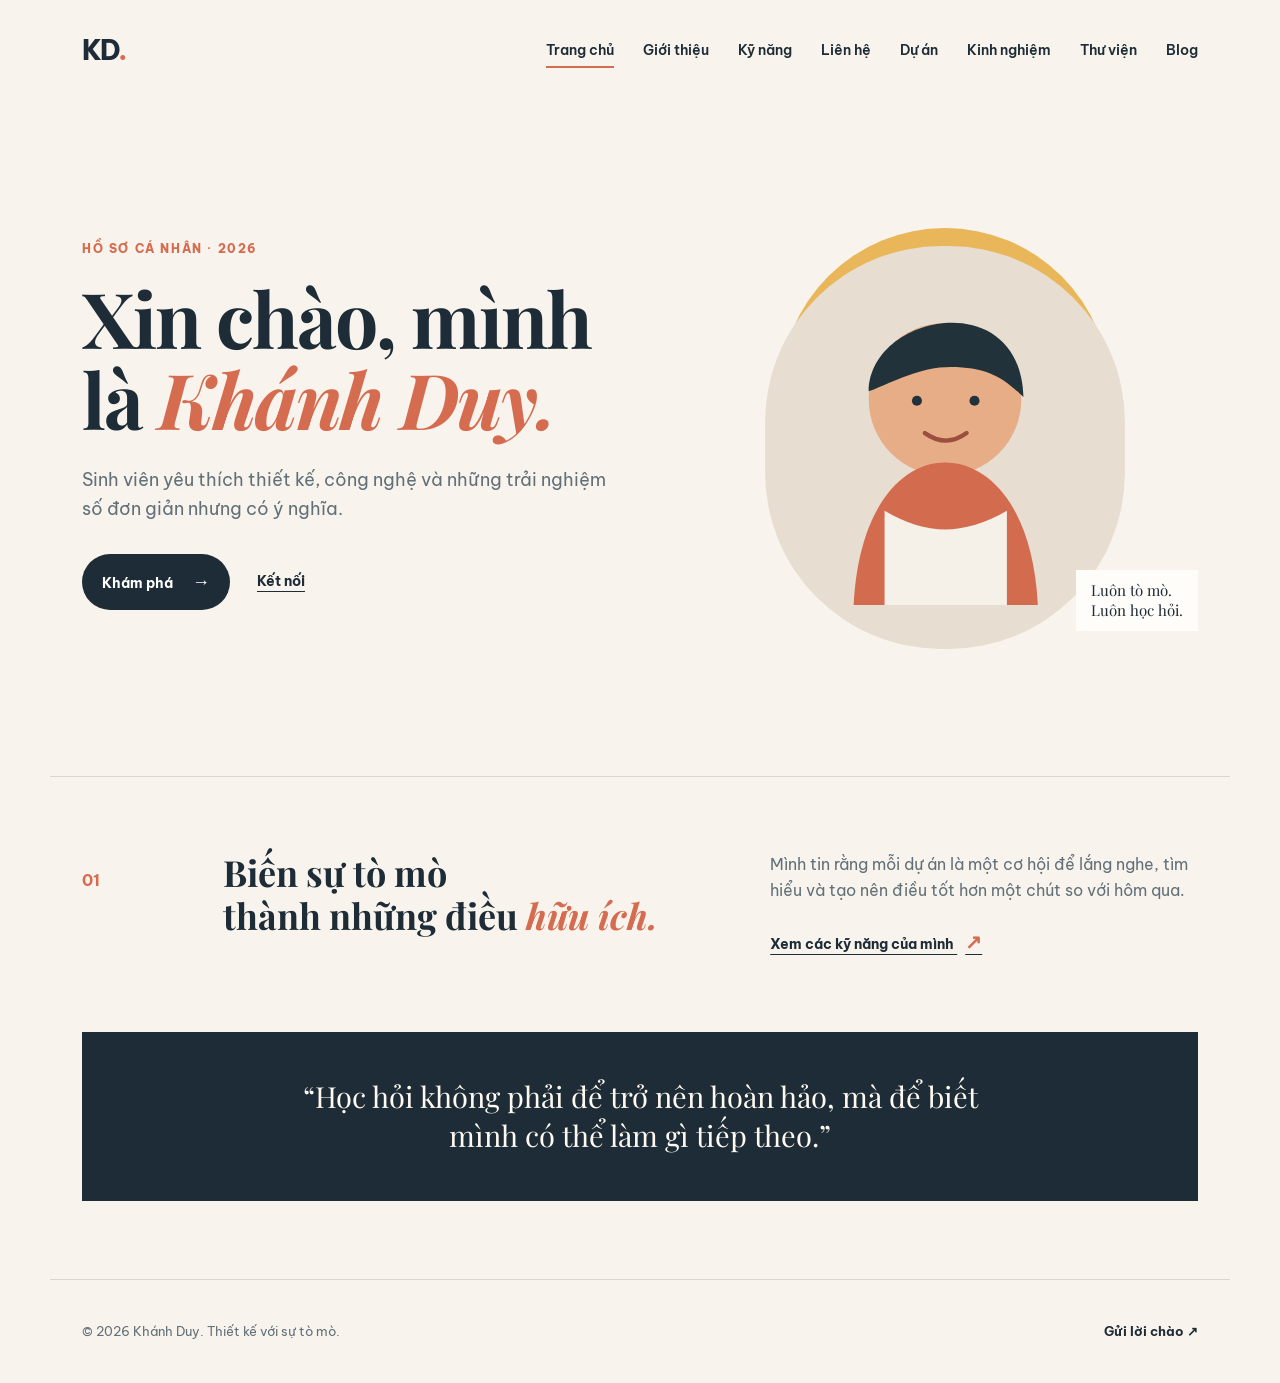
<file: index.html>
<!DOCTYPE html>
<html lang="vi">
  <head>
    <meta charset="UTF-8" />
    <meta name="viewport" content="width=device-width, initial-scale=1.0" />
    <meta name="description" content="Trang hồ sơ cá nhân của Trần Khánh Duy." />
    <title>Khánh Duy | Trang chủ</title>
    <link rel="preconnect" href="https://fonts.googleapis.com" />
    <link rel="preconnect" href="https://fonts.gstatic.com" crossorigin />
    <link href="https://fonts.googleapis.com/css2?family=Be+Vietnam+Pro:wght@400;500;600;700;800&family=Playfair+Display:wght@700&display=swap" rel="stylesheet" />
    <link rel="stylesheet" href="css/style.css" />
  </head>
  <body>
    <header class="site-header">
      <a class="brand" href="index.html" aria-label="Trang chủ Khánh Duy">KD<span>.</span></a>
      <nav class="main-nav" aria-label="Điều hướng chính">
          <a class="active" href="index.html">Trang chủ</a>
          <a href="gioi-thieu.html">Giới thiệu</a>
          <a href="ky-nang.html">Kỹ năng</a>
          <a href="lien-he.html">Liên hệ</a>
          <a href="du-an.html">Dự án</a>
          <a href="kinh-nghiem.html">Kinh nghiệm</a>
          <a href="thu-vien.html">Thư viện</a>
          <a href="blog.html">Blog</a>
      </nav>
    </header>

    <main>
      <section class="hero">
        <div class="hero-copy">
          <p class="eyebrow">HỒ SƠ CÁ NHÂN · 2026</p>
          <h1>Xin chào, mình là <em>Khánh Duy.</em></h1>
          <p class="lead">Sinh viên yêu thích thiết kế, công nghệ và những trải nghiệm số đơn giản nhưng có ý nghĩa.</p>
          <div class="hero-actions">
            <a class="button" href="gioi-thieu.html">Khám phá  <span>→</span></a>
            <a class="text-link" href="lien-he.html">Kết nối </a>
          </div>
        </div>
        <div class="portrait-wrap">
          <div class="sun"></div>
          <img class="portrait" src="images/profile-illustration.svg" alt="Minh họa chân dung của Khánh Duy" />
          <p class="portrait-note">Luôn tò mò.<br />Luôn học hỏi.</p>
        </div>
      </section>

      <section class="intro-grid">
        <p class="section-number">01</p>
        <h2>Biến sự tò mò<br />thành những điều <em>hữu ích.</em></h2>
        <div>
          <p>Mình tin rằng mỗi dự án là một cơ hội để lắng nghe, tìm hiểu và tạo nên điều tốt hơn một chút so với hôm qua.</p>
          <a class="arrow-link" href="ky-nang.html">Xem các kỹ năng của mình <span>↗</span></a>
        </div>
      </section>

      <section class="quote-card">
        <p>“Học hỏi không phải để trở nên hoàn hảo, mà để biết mình có thể làm gì tiếp theo.”</p>
      </section>
    </main>

    <footer class="site-footer">
      <p>© 2026 Khánh Duy. Thiết kế với sự tò mò.</p>
      <a href="lien-he.html">Gửi lời chào ↗</a>
    </footer>
  </body>
</html>
</file>
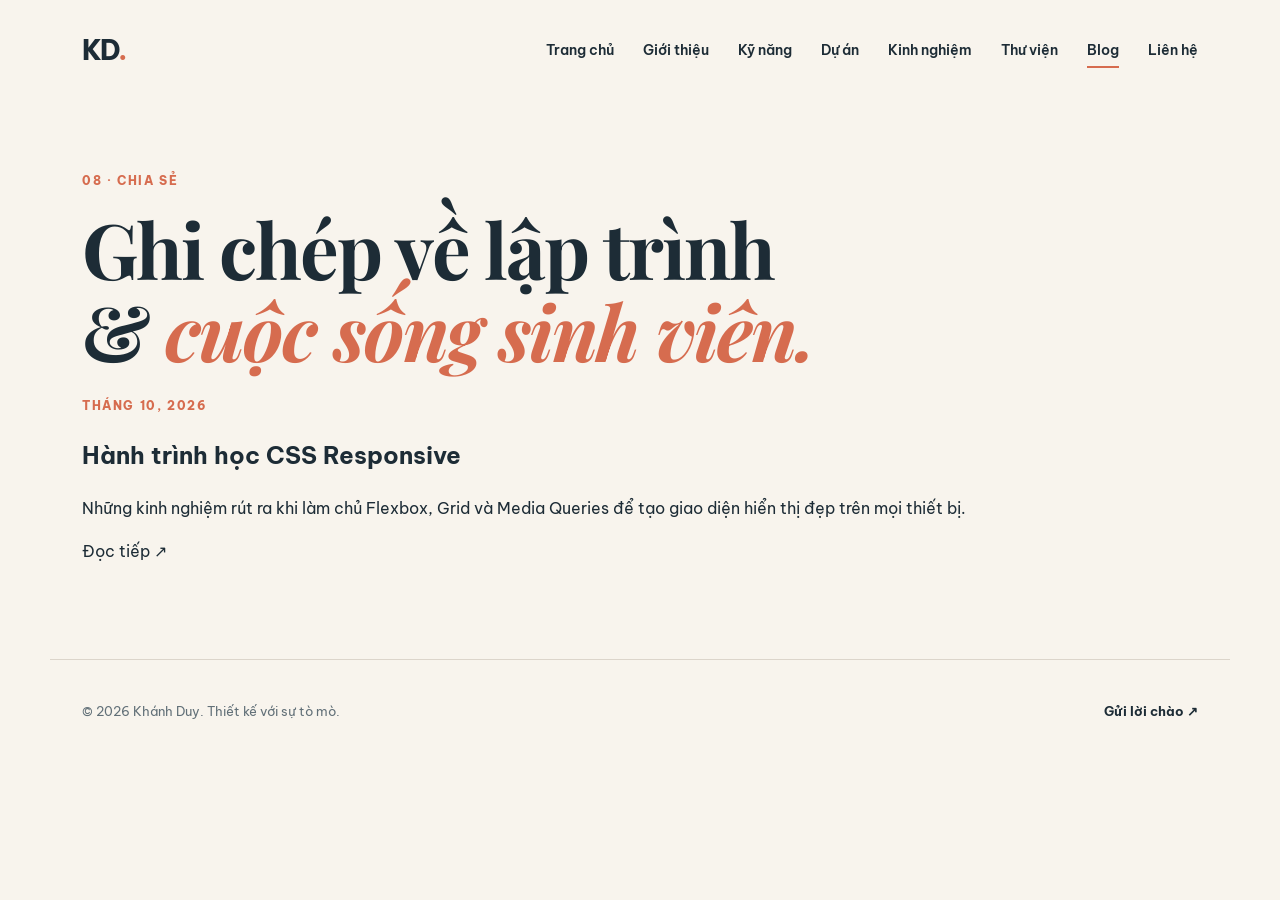
<file: blog.html>
﻿<!DOCTYPE html>
<html lang="vi">
<head>
    <meta charset="UTF-8" />
    <meta name="viewport" content="width=device-width, initial-scale=1.0" />
    <title>Khánh Duy | Blog</title>
    <link rel="preconnect" href="https://fonts.googleapis.com" />
    <link rel="preconnect" href="https://fonts.gstatic.com" crossorigin />
    <link href="https://fonts.googleapis.com/css2?family=Be+Vietnam+Pro:wght@400;500;600;700;800&family=Playfair+Display:wght@700&display=swap" rel="stylesheet" />
    <link rel="stylesheet" href="css/style.css" />
</head>
<body>
    <header class="site-header">
        <a class="brand" href="index.html">KD<span>.</span></a>
        <nav class="main-nav" aria-label="Điều hướng chính">
            <a href="index.html">Trang chủ</a>
            <a href="gioi-thieu.html">Giới thiệu</a>
            <a href="ky-nang.html">Kỹ năng</a>
            <a href="du-an.html">Dự án</a>
            <a href="kinh-nghiem.html">Kinh nghiệm</a>
            <a href="thu-vien.html">Thư viện</a>
            <a class="active" href="blog.html">Blog</a>
            <a href="lien-he.html">Liên hệ</a>
        </nav>
    </header>

    <main class=" page">
        <p class="eyebrow">08 · CHIA SẺ</p>
        <h1 class="page-title">Ghi chép về lập trình<br />& <em>cuộc sống sinh viên.</em></h1>

        <section class="grid-layout">
            <article class="card">
                <div class="card-body">
                    <p class="eyebrow">THÁNG 10, 2026</p>
                    <h2 class="card-title">Hành trình học CSS Responsive</h2>
                    <p class="card-text">Những kinh nghiệm rút ra khi làm chủ Flexbox, Grid và Media Queries để tạo giao diện hiển thị đẹp trên mọi thiết bị.</p>
                    <a class="tags" href="#">Đọc tiếp ↗</a>
                </div>
            </article>
        </section>
    </main>

    <footer class="site-footer">
        <p>© 2026 Khánh Duy. Thiết kế với sự tò mò.</p>
        <a href="lien-he.html">Gửi lời chào ↗</a>
    </footer>
</body>
</html>
</file>
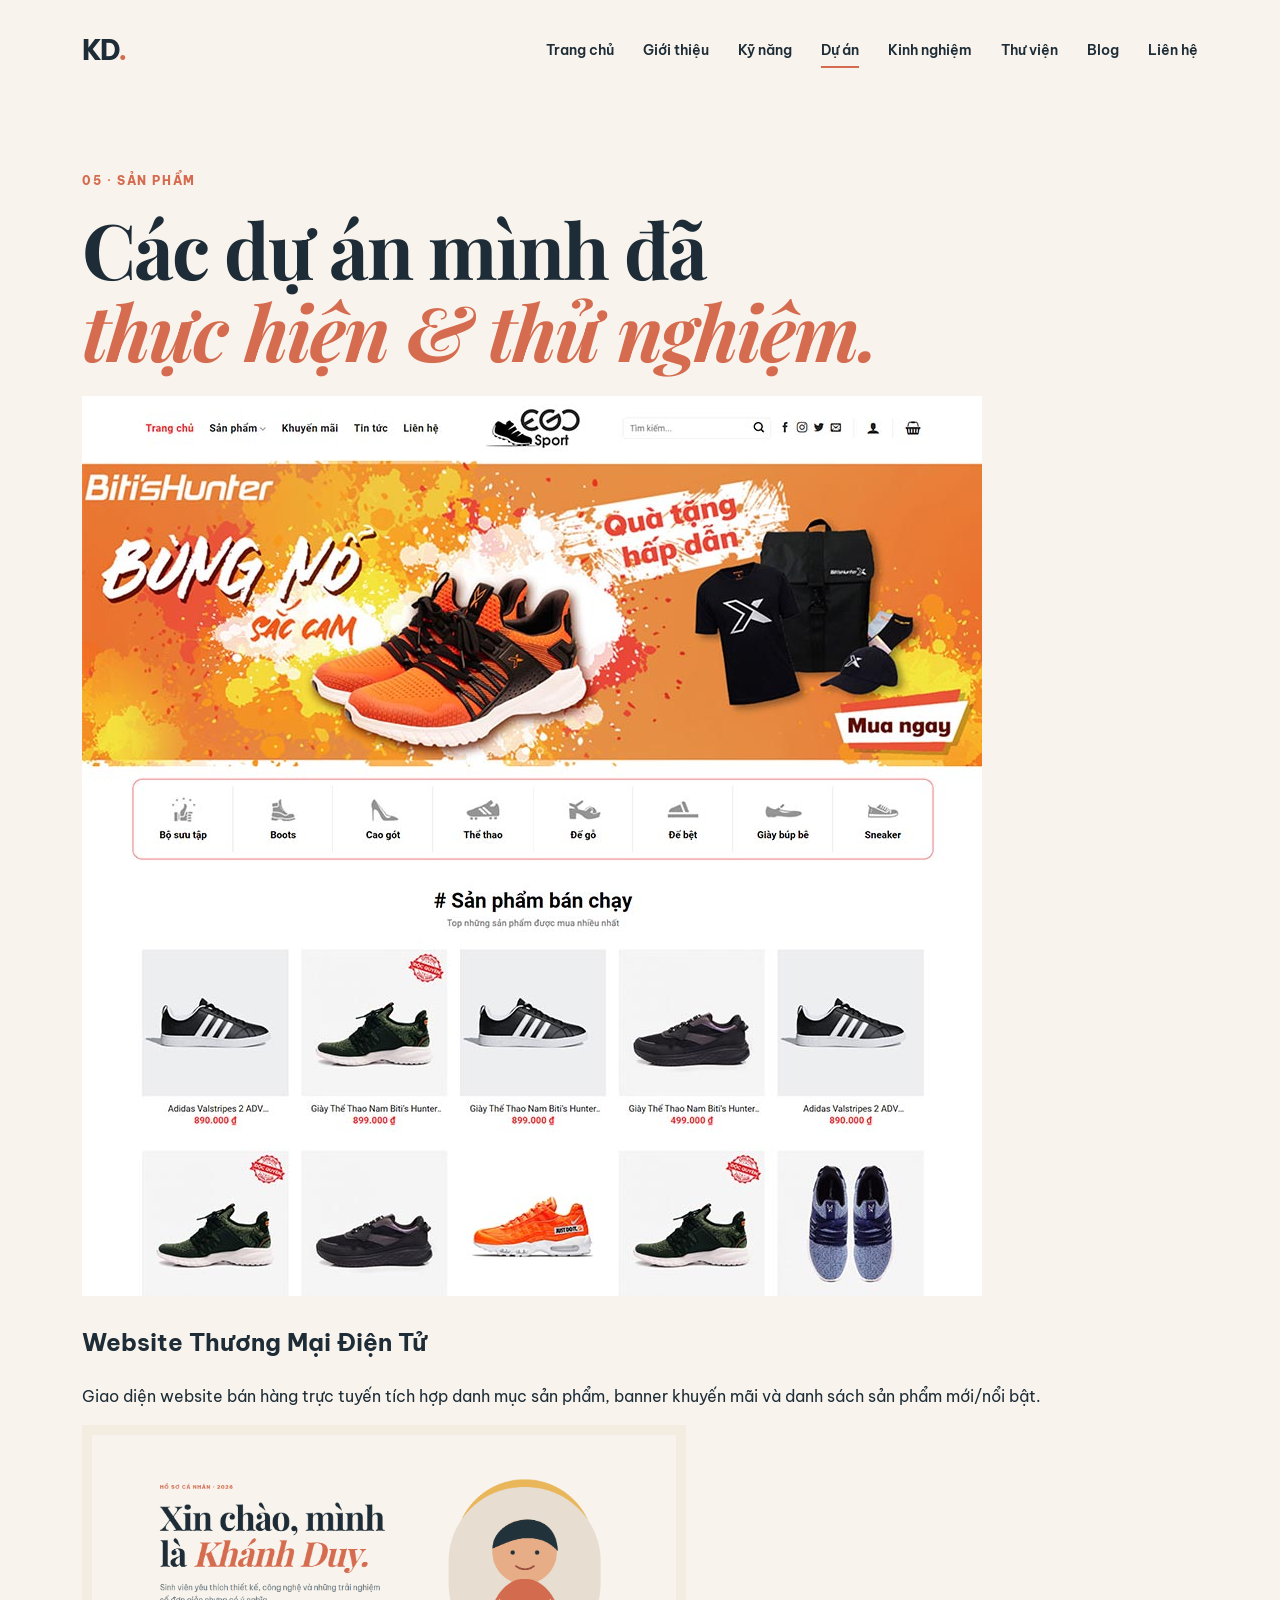
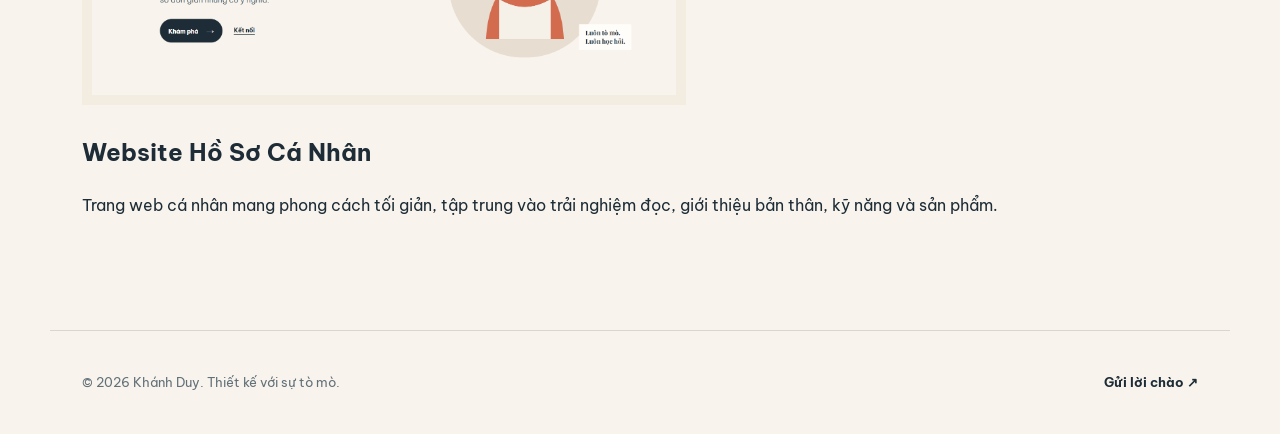
<file: du-an.html>
﻿<!DOCTYPE html>
<html lang="vi">
<head>
    <meta charset="UTF-8" />
    <meta name="viewport" content="width=device-width, initial-scale=1.0" />
    <title>Khánh Duy | Dự án</title>
    <link rel="preconnect" href="https://fonts.googleapis.com" />
    <link rel="preconnect" href="https://fonts.gstatic.com" crossorigin />
    <link href="https://fonts.googleapis.com/css2?family=Be+Vietnam+Pro:wght@400;500;600;700;800&family=Playfair+Display:wght@700&display=swap" rel="stylesheet" />
    <link rel="stylesheet" href="css/style.css" />
</head>
<body>
    <header class="site-header">
        <a class="brand" href="index.html">KD<span>.</span></a>
        <nav class="main-nav" aria-label="Điều hướng chính">
            <a href="index.html">Trang chủ</a>
            <a href="gioi-thieu.html">Giới thiệu</a>
            <a href="ky-nang.html">Kỹ năng</a>
            <a class="active" href="du-an.html">Dự án</a>
            <a href="kinh-nghiem.html">Kinh nghiệm</a>
            <a href="thu-vien.html">Thư viện</a>
            <a href="blog.html">Blog</a>
            <a href="lien-he.html">Liên hệ</a>
        </nav>
    </header>

    <main class=" page">
        <p class="eyebrow">05 · SẢN PHẨM</p>
        <h1 class="page-title">Các dự án mình đã<br /><em>thực hiện & thử nghiệm.</em></h1>

        <section class="grid-layout">
            <!-- Dự án 1: Website Bán Hàng  -->
            <article class="card">
                <img class="card-img" src="images/anhwebthethao.jpeg" alt="Giao diện Website Thương mại điện tử " />
                <div class="card-body">
                    <h2 class="card-title">Website Thương Mại Điện Tử</h2>
                    <p class="card-text">Giao diện website bán hàng trực tuyến tích hợp danh mục sản phẩm, banner khuyến mãi và danh sách sản phẩm mới/nổi bật.</p>
                </div>
            </article>

            <!-- Dự án 2: Website Hồ Sơ Cá Nhân -->
            <article class="card">
                <img class="card-img card-img-fit" src="images/anhhosocanhan.png" alt="Giao diện Website Hồ sơ cá nhân Khánh Duy" />
                <div class="card-body">
                    <h2 class="card-title">Website Hồ Sơ Cá Nhân</h2>
                    <p class="card-text">Trang web cá nhân mang phong cách tối giản, tập trung vào trải nghiệm đọc, giới thiệu bản thân, kỹ năng và sản phẩm.</p>
                </div>
            </article>
        </section>
    </main>
    <footer class="site-footer">
        <p>© 2026 Khánh Duy. Thiết kế với sự tò mò.</p>
        <a href="lien-he.html">Gửi lời chào ↗</a>
    </footer>
</body>
</html>
</file>
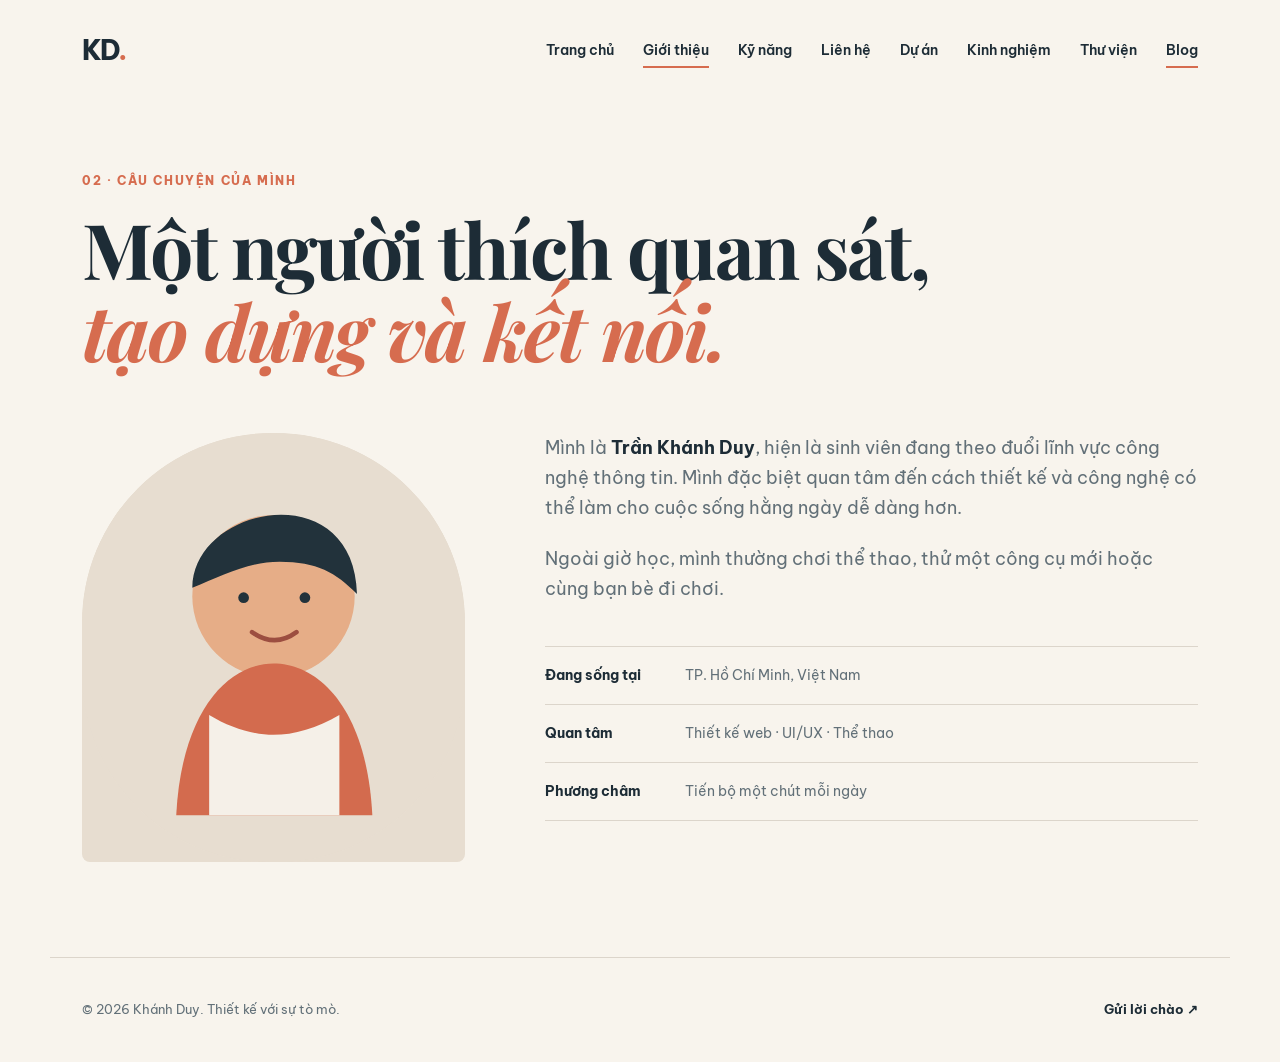
<file: gioi-thieu.html>
<!DOCTYPE html>
<html lang="vi">
  <head>
    <meta charset="UTF-8" /><meta name="viewport" content="width=device-width, initial-scale=1.0" />
    <title>Khánh Duy | Giới thiệu</title>
    <link rel="preconnect" href="https://fonts.googleapis.com" /><link rel="preconnect" href="https://fonts.gstatic.com" crossorigin />
    <link href="https://fonts.googleapis.com/css2?family=Be+Vietnam+Pro:wght@400;500;600;700;800&family=Playfair+Display:wght@700&display=swap" rel="stylesheet" />
    <link rel="stylesheet" href="css/style.css" />
  </head>
  <body>
    <header class="site-header"><a class="brand" href="index.html">KD<span>.</span>
         </a><nav class="main-nav" aria-label="Điều hướng chính">
    <a href="index.html">Trang chủ</a>
    <a class="active" href="gioi-thieu.html">Giới thiệu</a>
    <a href="ky-nang.html">Kỹ năng</a>
    <a href="lien-he.html">Liên hệ</a>
    <a href="du-an.html">Dự án</a>
    <a href="kinh-nghiem.html">Kinh nghiệm</a>
    <a href="thu-vien.html">Thư viện</a>
    <a class="active" href="blog.html">Blog</a>
</nav>
      </header>
    <main class="page">
      <p class="eyebrow">02 · CÂU CHUYỆN CỦA MÌNH</p>
      <h1 class="page-title">Một người thích quan sát,<br /><em>tạo dựng và kết nối.</em></h1>
      <section class="about-layout">
        <img class="about-image" src="images/profile-illustration.svg" alt="Minh họa cá nhân" />
        <div class="about-copy"><p>Mình là <strong>Trần Khánh Duy</strong>, hiện là sinh viên đang theo đuổi lĩnh vực công nghệ thông tin. Mình đặc biệt quan tâm đến cách thiết kế và công nghệ có thể làm cho cuộc sống hằng ngày dễ dàng hơn.</p><p>Ngoài giờ học, mình thường chơi thể thao, thử một công cụ mới hoặc cùng bạn bè đi chơi.</p><dl class="facts"><div><dt>Đang sống tại</dt><dd>TP. Hồ Chí Minh, Việt Nam</dd></div><div><dt>Quan tâm</dt><dd>Thiết kế web · UI/UX · Thể thao</div><div><dt>Phương châm</dt><dd>Tiến bộ một chút mỗi ngày </dd></div></dl></div>
      </section>
    </main>
    <footer class="site-footer"><p>© 2026 Khánh Duy. Thiết kế với sự tò mò.</p><a href="lien-he.html">Gửi lời chào ↗</a></footer>
  </body>
</html>
</file>
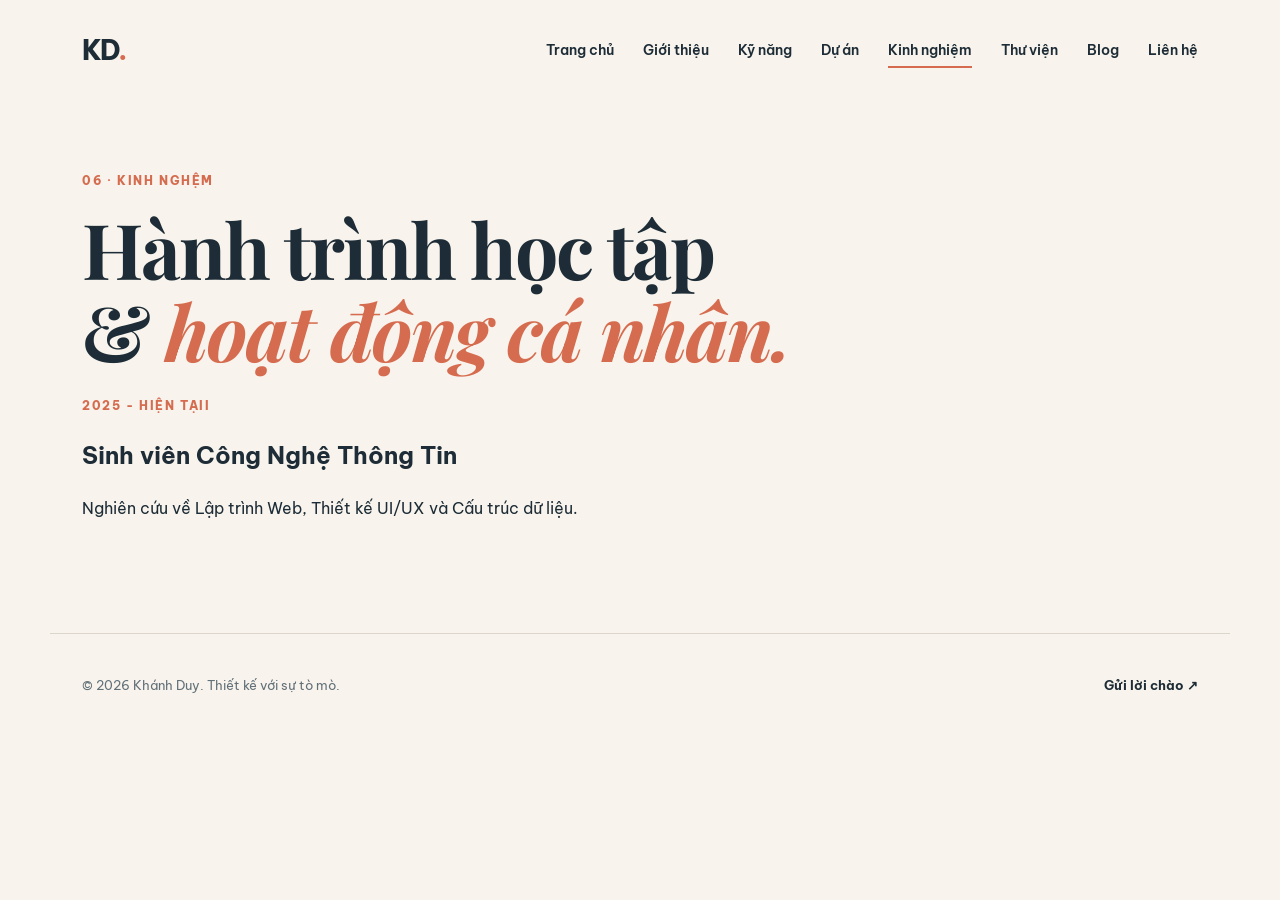
<file: kinh-nghiem.html>
﻿<!DOCTYPE html>
<html lang="vi">
<head>
    <meta charset="UTF-8" />
    <meta name="viewport" content="width=device-width, initial-scale=1.0" />
    <title>Khánh Duy | Kinh nghiệm</title>
    <link rel="preconnect" href="https://fonts.googleapis.com" />
    <link rel="preconnect" href="https://fonts.gstatic.com" crossorigin />
    <link href="https://fonts.googleapis.com/css2?family=Be+Vietnam+Pro:wght@400;500;600;700;800&family=Playfair+Display:wght@700&display=swap" rel="stylesheet" />
    <link rel="stylesheet" href="css/style.css" />
</head>
<body>
    <header class="site-header">
        <a class="brand" href="index.html">KD<span>.</span></a>
        <nav class="main-nav" aria-label="Điều hướng chính">
            <a href="index.html">Trang chủ</a>
            <a href="gioi-thieu.html">Giới thiệu</a>
            <a href="ky-nang.html">Kỹ năng</a>
            <a href="du-an.html">Dự án</a>
            <a class="active" href="kinh-nghiem.html">Kinh nghiệm</a>
            <a href="thu-vien.html">Thư viện</a>
            <a href="blog.html">Blog</a>
            <a href="lien-he.html">Liên hệ</a>
        </nav>
    </header>

    <main class="page">
        <p class="eyebrow">06 · KINH NGHỆM</p>
        <h1 class="page-title">Hành trình học tập<br />& <em>hoạt động cá nhân.</em></h1>

        <section class="grid-layout">
            <article class="card">
                <div class="card-body">
                    <p class="eyebrow">2025 - HIỆN TẠII</p>
                    <h2 class="card-title">Sinh viên Công Nghệ Thông Tin</h2>
                    <p class="card-text">Nghiên cứu về Lập trình Web, Thiết kế UI/UX và Cấu trúc dữ liệu.</p>
                </div>
            </article>

           
        </section>
    </main>

    <footer class="site-footer">
        <p>© 2026 Khánh Duy. Thiết kế với sự tò mò.</p>
        <a href="lien-he.html">Gửi lời chào ↗</a>
    </footer>
</body>
</html>
</file>
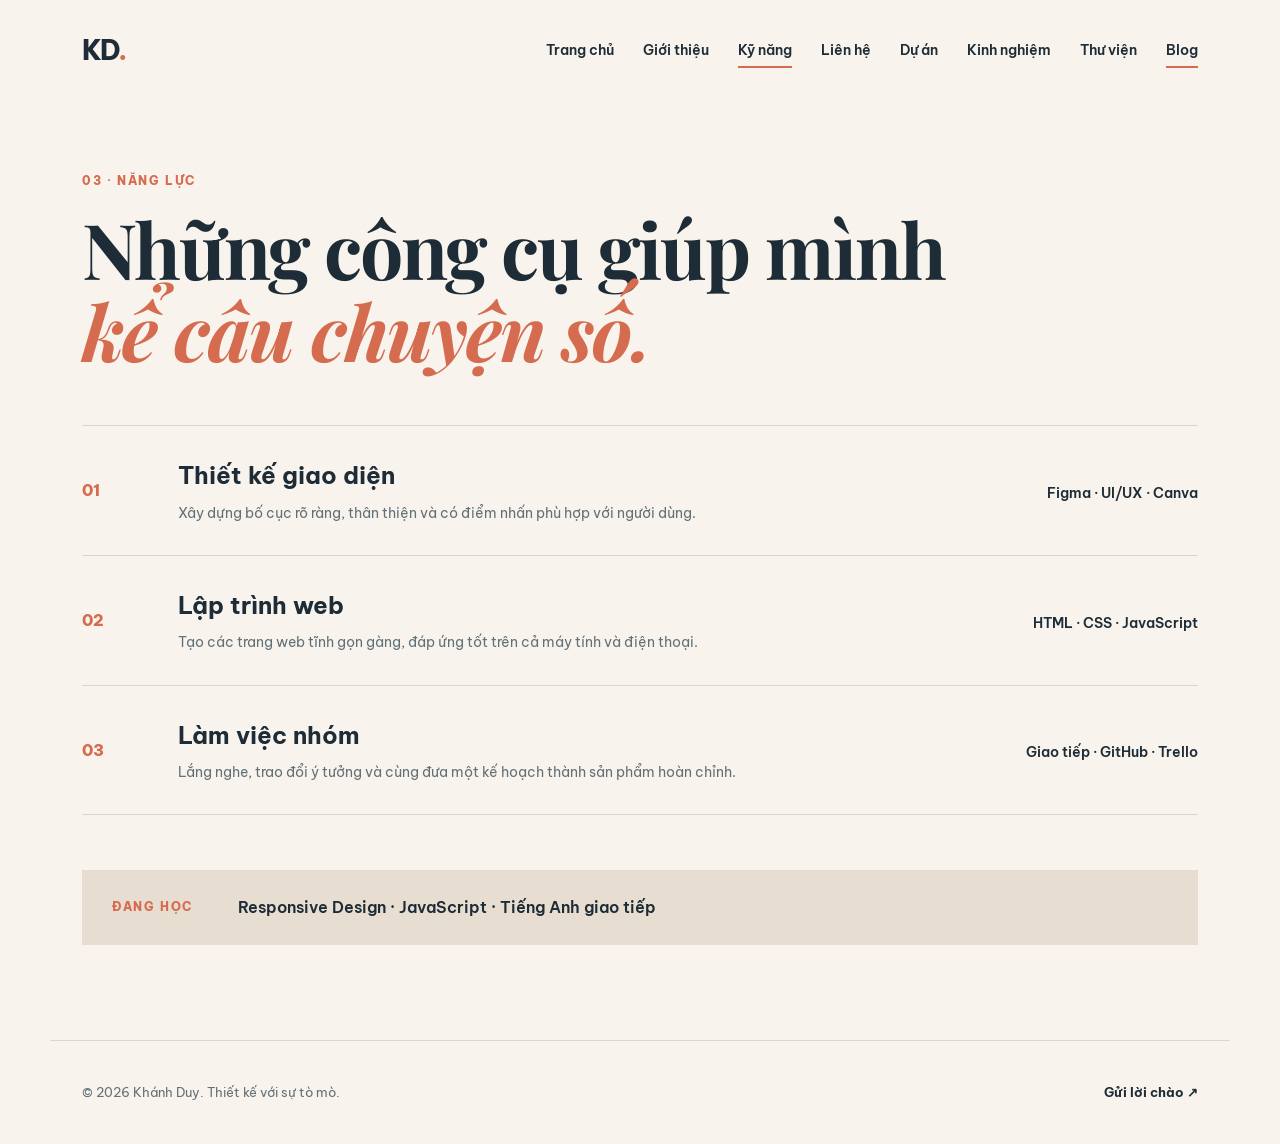
<file: ky-nang.html>
<!DOCTYPE html>
<html lang="vi">
  <head>
    <meta charset="UTF-8" /><meta name="viewport" content="width=device-width, initial-scale=1.0" />
    <title>Khánh Duy | Kỹ năng</title>
    <link rel="preconnect" href="https://fonts.googleapis.com" /><link rel="preconnect" href="https://fonts.gstatic.com" crossorigin />
    <link href="https://fonts.googleapis.com/css2?family=Be+Vietnam+Pro:wght@400;500;600;700;800&family=Playfair+Display:wght@700&display=swap" rel="stylesheet" />
    <link rel="stylesheet" href="css/style.css" />
  </head>
  <body>
    <header class="site-header">
      <a class="brand" href="index.html">KD<span>.</span></a>
      <nav class="main-nav" aria-label="Điều hướng chính">
          <a href="index.html">Trang chủ</a>
          <a href="gioi-thieu.html">Giới thiệu</a>
          <a class="active" href="ky-nang.html">Kỹ năng</a>
          <a href="lien-he.html">Liên hệ</a>
          <a href="du-an.html">Dự án</a>
          <a href="kinh-nghiem.html">Kinh nghiệm</a>
          <a href="thu-vien.html">Thư viện</a>
          <a class="active" href="blog.html">Blog</a>
      </nav>
    </header>
    <main class="page">
      <p class="eyebrow">03 · NĂNG LỰC</p><h1 class="page-title">Những công cụ giúp mình<br /><em>kể câu chuyện số.</em></h1>
      <section class="skills-list">
        <article><span>01</span><div><h2>Thiết kế giao diện</h2><p>Xây dựng bố cục rõ ràng, thân thiện và có điểm nhấn phù hợp với người dùng.</p></div><p class="tags">Figma · UI/UX · Canva</p></article>
        <article><span>02</span><div><h2>Lập trình web</h2><p>Tạo các trang web tĩnh gọn gàng, đáp ứng tốt trên cả máy tính và điện thoại.</p></div><p class="tags">HTML · CSS · JavaScript</p></article>
        <article><span>03</span><div><h2>Làm việc nhóm</h2><p>Lắng nghe, trao đổi ý tưởng và cùng đưa một kế hoạch thành sản phẩm hoàn chỉnh.</p></div><p class="tags">Giao tiếp · GitHub · Trello</p></article>
      </section>
      <section class="learning"><p class="eyebrow">ĐANG HỌC</p><p>Responsive Design · JavaScript · Tiếng Anh giao tiếp</p></section>
    </main>
    <footer class="site-footer"><p>© 2026 Khánh Duy. Thiết kế với sự tò mò.</p><a href="lien-he.html">Gửi lời chào ↗</a></footer>
  </body>
</html>
</file>
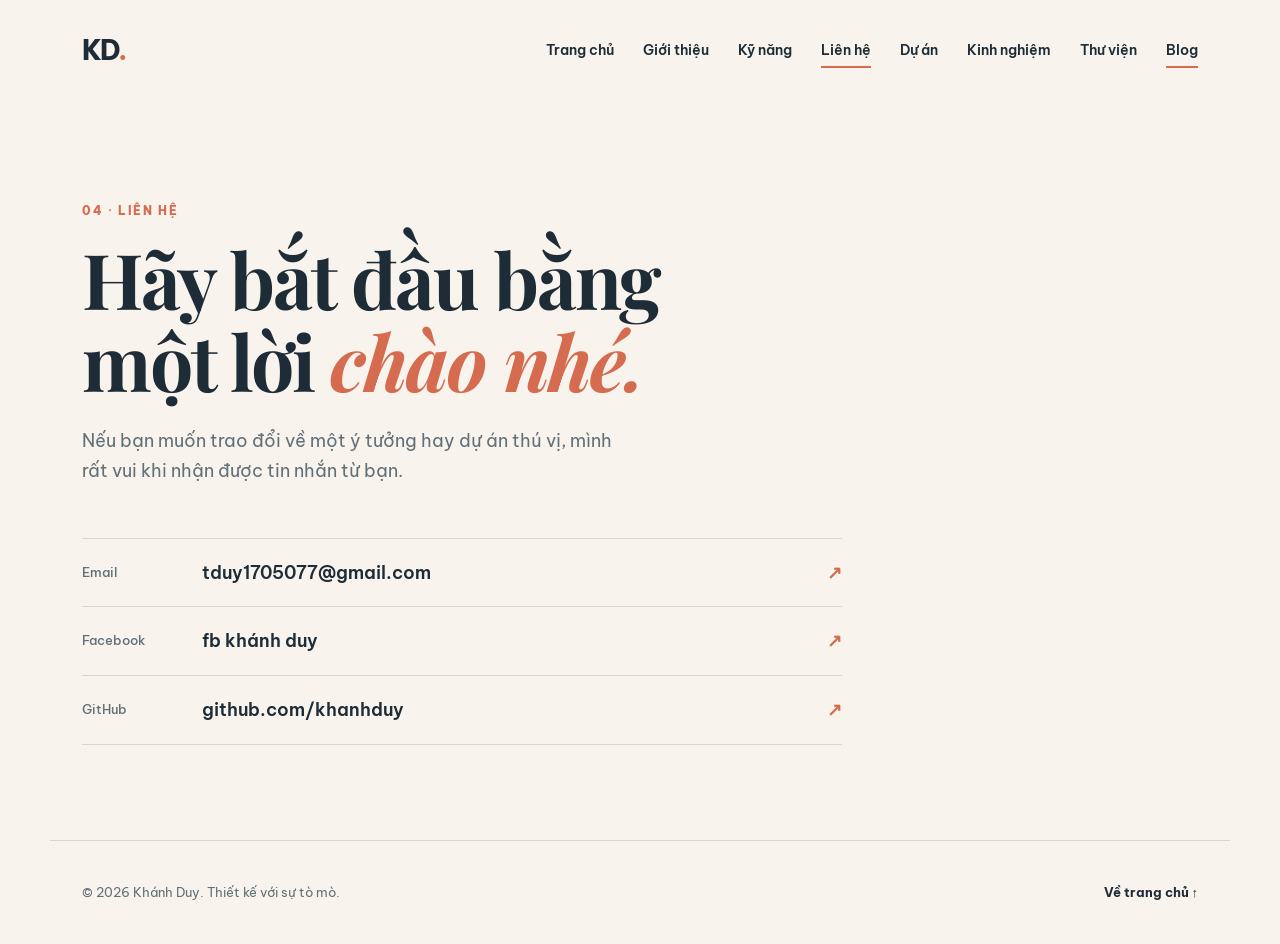
<file: lien-he.html>
<!DOCTYPE html>
<html lang="vi">
  <head>
    <meta charset="UTF-8" /><meta name="viewport" content="width=device-width, initial-scale=1.0" />
    <title>Khánh Duy | Liên hệ</title>
    <link rel="preconnect" href="https://fonts.googleapis.com" /><link rel="preconnect" href="https://fonts.gstatic.com" crossorigin />
    <link href="https://fonts.googleapis.com/css2?family=Be+Vietnam+Pro:wght@400;500;600;700;800&family=Playfair+Display:wght@700&display=swap" rel="stylesheet" />
    <link rel="stylesheet" href="css/style.css" />
  </head>
  <body>
    <header class="site-header">
      <a class="brand" href="index.html">KD<span>.</span></a>
      <nav class="main-nav" aria-label="Điều hướng chính">
          <a href="index.html">Trang chủ</a>
          <a href="gioi-thieu.html">Giới thiệu</a>
          <a href="ky-nang.html">Kỹ năng</a>
          <a class="active" href="lien-he.html">Liên hệ</a>
          <a href="du-an.html">Dự án</a>
          <a href="kinh-nghiem.html">Kinh nghiệm</a>
          <a href="thu-vien.html">Thư viện</a>
          <a class="active" href="blog.html">Blog</a>
      </nav>
    </header>
    <main class="contact-page">
      <p class="eyebrow">04 · LIÊN HỆ</p><h1>Hãy bắt đầu bằng<br />một lời <em>chào nhé.</em></h1><p class="lead">Nếu bạn muốn trao đổi về một ý tưởng hay dự án thú vị, mình rất vui khi nhận được tin nhắn từ bạn.</p>
      <div class="contact-links"><a href="mailto:tduy1705077@gmail.com"><span>Email</span>tduy1705077@gmail.com <b>↗</b></a><a href="https://www.facebook.com/ner.win.9028?locale=vi_VN" target="_blank" rel="noopener"><span>Facebook</span>fb khánh duy <b>↗</b></a><a href="https://khanhduy1705.github.io/trangcanhan/"  href="https://github.com/KhanhDuy1705 target="_blank" rel="noopener"><span>GitHub</span>github.com/khanhduy <b>↗</b></a></div>
    
    </main>
    <footer class="site-footer"><p>© 2026 Khánh Duy. Thiết kế với sự tò mò.</p><a href="index.html">Về trang chủ ↑</a></footer>
  </body>
</html>
</file>
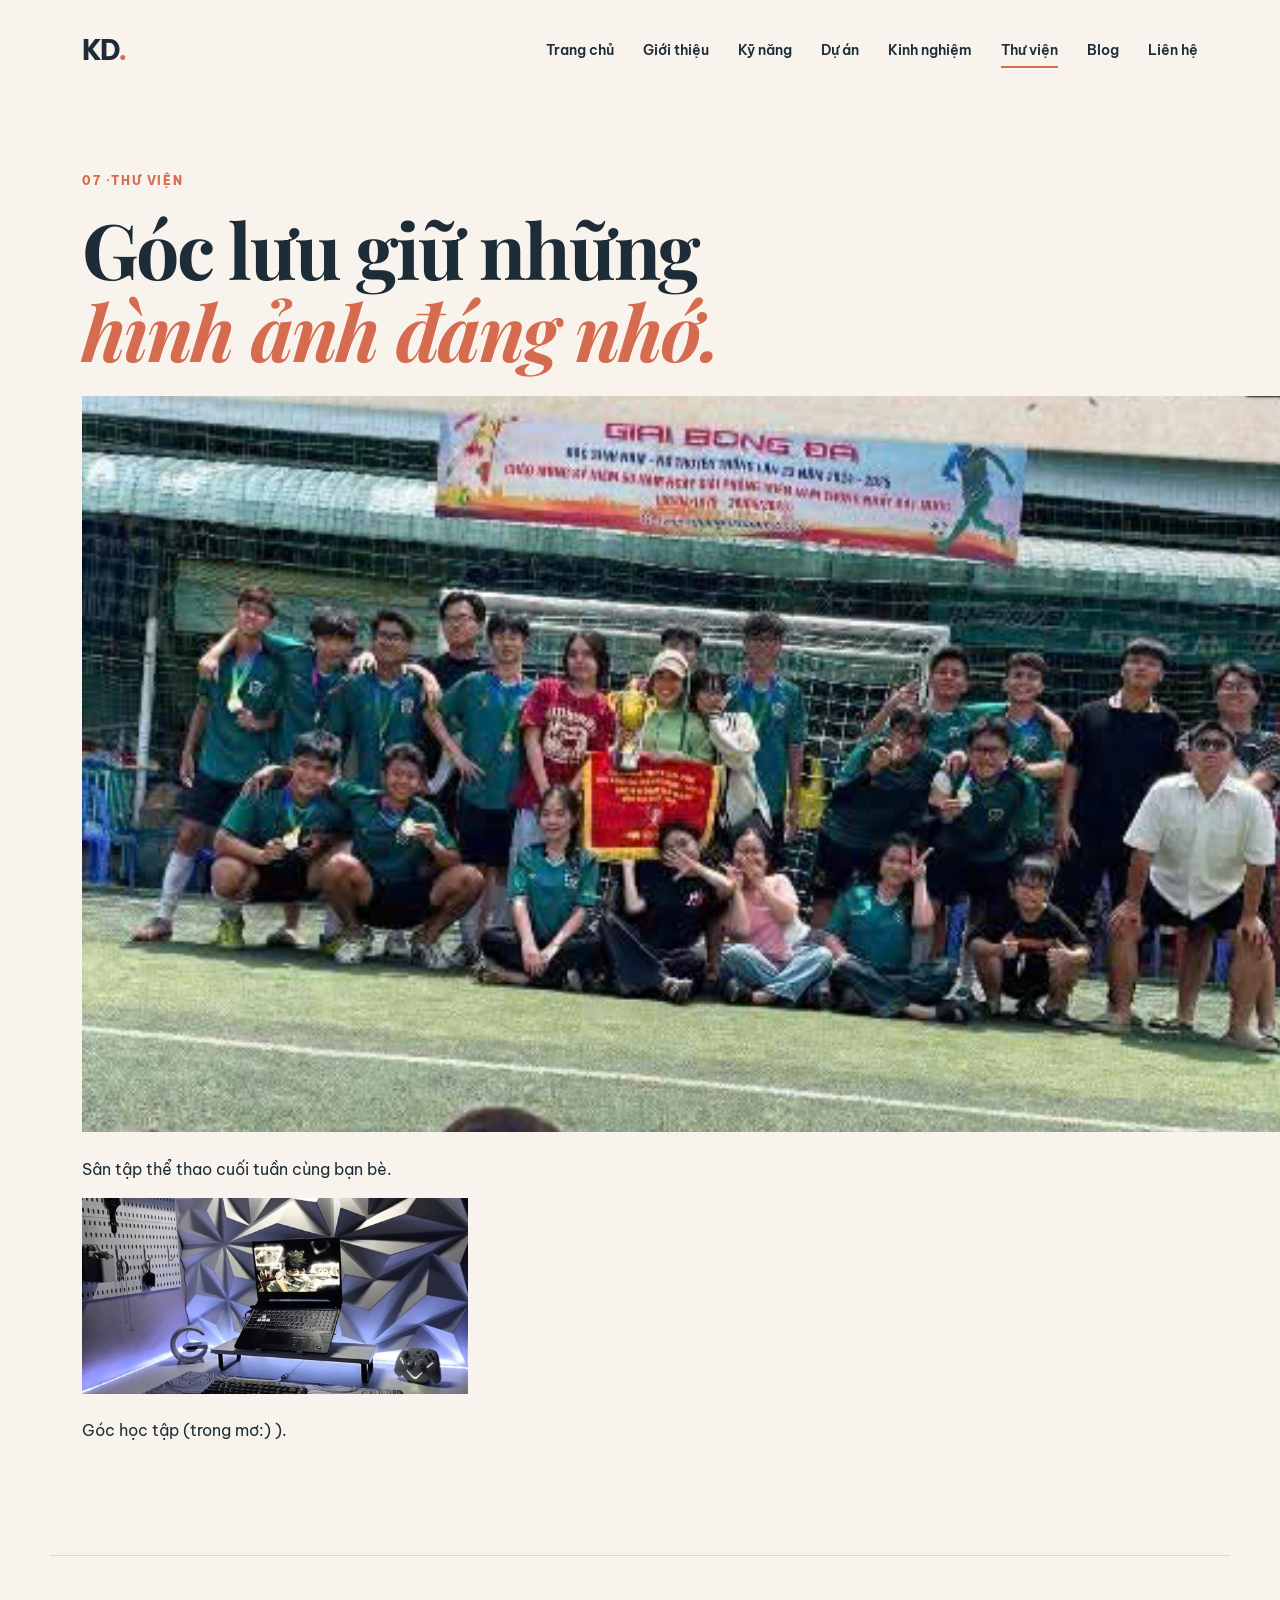
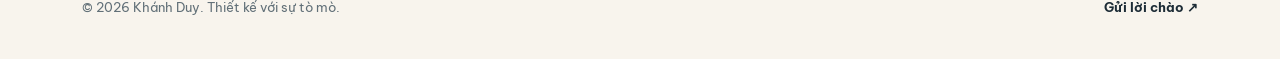
<file: thu-vien.html>
﻿<!DOCTYPE html>
<html lang="vi">
<head>
    <meta charset="UTF-8" />
    <meta name="viewport" content="width=device-width, initial-scale=1.0" />
    <title>Khánh Duy | Thư viện</title>
    <link rel="preconnect" href="https://fonts.googleapis.com" />
    <link rel="preconnect" href="https://fonts.gstatic.com" crossorigin />
    <link href="https://fonts.googleapis.com/css2?family=Be+Vietnam+Pro:wght@400;500;600;700;800&family=Playfair+Display:wght@700&display=swap" rel="stylesheet" />
    <link rel="stylesheet" href="css/style.css" />
</head>
<body>
    <header class="site-header">
        <a class="brand" href="index.html">KD<span>.</span></a>
        <nav class="main-nav" aria-label="Điều hướng chính">
            <a href="index.html">Trang chủ</a>
            <a href="gioi-thieu.html">Giới thiệu</a>
            <a href="ky-nang.html">Kỹ năng</a>
            <a href="du-an.html">Dự án</a>
            <a href="kinh-nghiem.html">Kinh nghiệm</a>
            <a class="active" href="thu-vien.html">Thư viện</a>
            <a href="blog.html">Blog</a>
            <a href="lien-he.html">Liên hệ</a>
        </nav>
    </header>

    <main class="page">
        <p class="eyebrow">07 ·THƯ VIỆN</p>
        <h1 class="page-title">Góc lưu giữ những<br /><em>hình ảnh đáng nhớ.</em></h1>

        <section class="grid-layout">
            <div class="card">
                <img class="card-img" src="images/thethao12.png" alt="Hoạt động thể thao" />
                <div class="card-body"><p class="card-text">Sân tập thể thao cuối tuần cùng bạn bè.</p></div>
            </div>
            <div class="card">
                <img class="card-img" src="images/lamviec.png" alt="Góc học tập" />
                <div class="card-body"><p class="card-text">Góc học tập (trong mơ:) ).</p></div>
            </div>
        </section>
    </main>

    <footer class="site-footer">
        <p>© 2026 Khánh Duy. Thiết kế với sự tò mò.</p>
        <a href="lien-he.html">Gửi lời chào ↗</a>
    </footer>
</body> 
</html>
</file>
<file: css/style.css>
﻿:root{--ink:#1d2c36;--cream:#f8f4ed;--paper:#fffdf9;--orange:#d66c4f;--line:#dcd5cb;--muted:#627078}*{box-sizing:border-box}
html{scroll-behavior:smooth}
body{margin:0;background:var(--cream);color:var(--ink);
     font-family:"Be Vietnam Pro",sans-serif;font-size:16px;line-height:1.65}
a{color:inherit;text-decoration:none}.site-header,
                                     .site-footer{max-width:1180px;margin:auto;display:flex;align-items:center;justify-content:space-between;padding:28px 32px}
                                     .brand{font-weight:800;font-size:27px;letter-spacing:-2px}
                                     .brand span{color:var(--orange)}
                                     .main-nav{display:flex;gap:29px;font-size:14px;font-weight:600}
                                     .main-nav a{position:relative}
                                     .main-nav a::after{content:"";position:absolute;left:0;bottom:-6px;width:0;height:2px;background:var(--orange);transition:.2s}
                                     .main-nav a:hover::after,
                                     .main-nav .active::after{width:100%}
                                     .hero{max-width:1180px;min-height:620px;margin:auto;padding:68px 32px 40px;display:grid;grid-template-columns:1fr .9fr;align-items:center;gap:48px}
                                     .eyebrow{font-size:12px;letter-spacing:1.6px;font-weight:800;color:var(--orange);margin:0 0 18px}
                                     .hero h1,
                                     .page-title,
                                     .contact-page h1{font-family:"Playfair Display",serif;font-size:clamp(48px,6vw,80px);line-height:1.06;letter-spacing:-2px;margin:0 0 25px;font-weight:700}
                                     .hero em,.page-title em,.contact-page em{color:var(--orange);font-weight:inherit}
                                      .lead{max-width:540px;font-size:18px;color:var(--muted);margin:0 0 30px}
                                      .hero-actions{display:flex;align-items:center;gap:27px}
                                      .button{background:var(--ink);color:white;border-radius:40px;padding:13px 20px;font-size:14px;font-weight:700}
                                      .button span{margin-left:16px;font-size:18px}
                                      .text-link,.arrow-link{font-size:14px;font-weight:700;text-decoration:underline;text-underline-offset:5px}
                                      .portrait-wrap{height:450px;position:relative;display:grid;place-items:center}
                                      .sun{background:#e9b65a;width:330px;height:330px;border-radius:50%;position:absolute;top:28px}
                                      .portrait{width:360px;height:405px;z-index:1;object-fit:contain;align-self:end}
                                      .portrait-note{position:absolute;right:0;bottom:4px;z-index:2;background:var(--paper);padding:10px 15px;font-family:"Playfair Display",serif;font-size:15px;line-height:1.35}
                                      .intro-grid{max-width:1180px;margin:55px auto 0;padding:74px 32px;display:grid;grid-template-columns:.25fr 1.2fr 1fr;gap:34px;border-top:1px solid var(--line)}
                                      .section-number{color:var(--orange);font-weight:700}
                                      .intro-grid h2{font-family:"Playfair Display",serif;font-size:36px;line-height:1.22;margin:0}
                                      .intro-grid h2 em{color:var(--orange)}.intro-grid p:not(.section-number){color:var(--muted);margin:0 0 22px}
                                      .arrow-link span{margin-left:8px;color:var(--orange);font-size:20px}
                                      .quote-card{max-width:1116px;margin:0 auto 78px;padding:45px 52px;background:var(--ink);color:#fffaf1;text-align:center}
                                      .quote-card p{font-family:"Playfair Display",serif;font-size:29px;line-height:1.35;max-width:750px;margin:auto}
                                      .site-footer{border-top:1px solid var(--line);font-size:13px;color:var(--muted)}
                                      .site-footer a{color:var(--ink);font-weight:700}
                                      .page,.contact-page{max-width:1116px;margin:0 auto;padding:70px 0 95px}
                                      .about-layout{display:grid;grid-template-columns:.74fr 1.26fr;gap:80px;align-items:start;margin-top:62px}
                                      .about-image{width:100%;background:#e7ddd0;border-radius:190px 190px 8px 8px}
                                      .about-copy{font-size:18px;color:var(--muted)}
                                      .about-copy p{margin:0 0 22px}
                                      .about-copy strong{color:var(--ink)}
                                      .facts{border-top:1px solid var(--line);margin-top:42px}
                                      .facts div{display:grid;grid-template-columns:140px 1fr;padding:17px 0;border-bottom:1px solid var(--line);font-size:14px}
                                      .facts dt{font-weight:700;color:var(--ink)}
                                      .facts dd{margin:0}
                                      .skills-list{margin-top:54px;border-top:1px solid var(--line)}
                                      .skills-list article{display:grid;grid-template-columns:70px 1fr .65fr;gap:26px;padding:30px 0;border-bottom:1px solid var(--line);align-items:center}
                                      .skills-list span{color:var(--orange);font-weight:800}
                                      .skills-list h2{margin:0;font-size:24px}
                                      .skills-list p{margin:6px 0 0;color:var(--muted);font-size:14px}
                                      .skills-list .tags{text-align:right;color:var(--ink);font-weight:600}
                                      .learning{background:#e7ddd0;margin-top:55px;padding:24px 30px;display:flex;align-items:center;gap:45px}
                                      .learning .eyebrow{margin:0}.learning p:last-child{margin:0;font-weight:600}
                                      .contact-page{padding-top:100px;min-height:650px}
                                      .contact-page .lead{margin-bottom:52px}
                                      .contact-links{max-width:760px;border-top:1px solid var(--line)}
                                      .contact-links a{display:grid;grid-template-columns:120px 1fr 30px;align-items:center;padding:19px 0;border-bottom:1px solid var(--line);font-size:18px;font-weight:600}
                                      .contact-links span{font-size:13px;color:var(--muted);font-weight:500}
                                      .contact-links b{color:var(--orange);text-align:right}
                                      .contact-note{margin-top:24px;font-size:13px;color:var(--muted)}@media(max-width:700px){.site-header,.site-footer{padding:21px 20px}
                                      .main-nav{gap:14px;font-size:12px}
                                      .hero{grid-template-columns:1fr;padding:48px 20px 25px;gap:12px}
                                      .hero h1,.page-title,.contact-page h1{font-size:48px}
                                      .portrait-wrap{height:350px}
                                      .portrait{width:280px;height:320px}
                                      .sun{width:250px;height:250px}
                                      .intro-grid{padding:48px 20px;grid-template-columns:1fr;gap:18px;margin-top:25px}
                                      .quote-card{margin:0 20px 55px;padding:35px 23px}
                                      .quote-card p{font-size:24px}
                                      .page,.contact-page{padding:58px 20px}
                                      .about-layout{grid-template-columns:1fr;gap:38px;margin-top:40px}
                                      .about-image{max-height:330px;object-fit:contain}
                                      .skills-list article{grid-template-columns:45px 1fr;gap:12px}
                                      .skills-list .tags{grid-column:2;text-align:left;margin-top:0}
                                      .learning{display:block;padding:23px;margin-top:40px}
                                      .learning .eyebrow{margin-bottom:8px}
                                      .contact-links a{grid-template-columns:82px 1fr 20px;font-size:14px}
                                      .site-footer{gap:15px}
                                      .site-footer p{margin:0}}
                                      .card-img-fit {height: 280px;object-fit: contain;background: #f2ece1;padding: 10px;}
</file>
